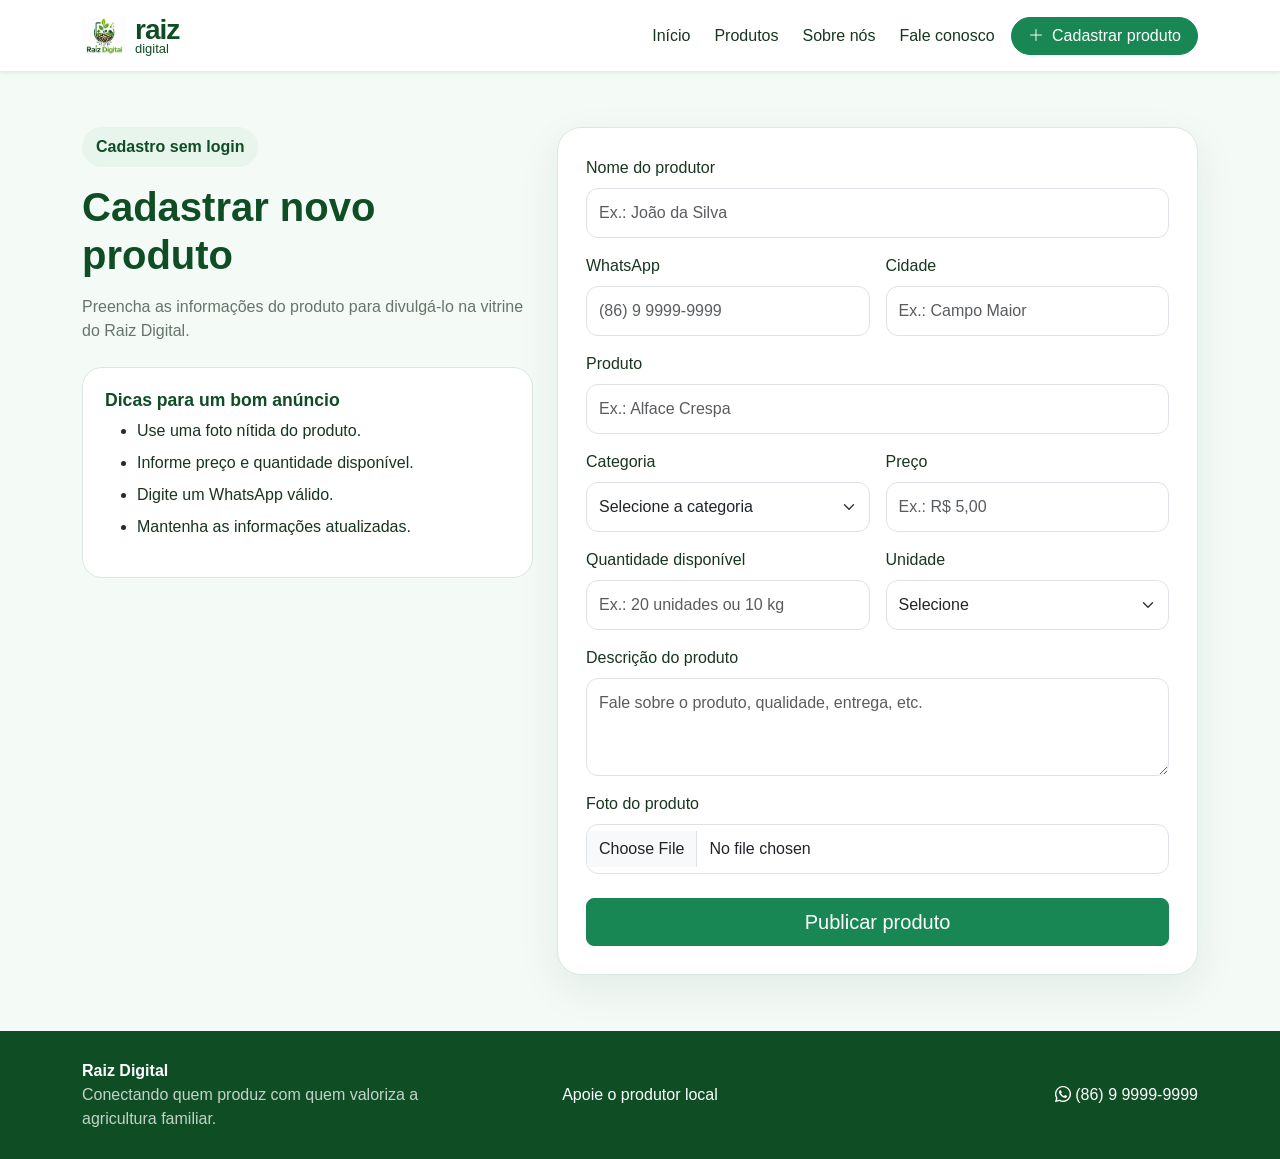
<file: raiz_digital_frontend/cadastro-produto.html>
<!DOCTYPE html>
<html lang="pt-BR">
<head>
  <!--
    CADASTRO-PRODUTO.HTML
    Página separada apenas para cadastrar produto.
    Ela abre quando o usuário clica em "Cadastrar produto".
    Nesta primeira etapa, o cadastro é apenas simulado no frontend.
  -->
  <meta charset="UTF-8">
<meta name="viewport" content="width=device-width, initial-scale=1.0">
<link href="https://cdn.jsdelivr.net/npm/bootstrap@5.3.3/dist/css/bootstrap.min.css" rel="stylesheet">
<link href="https://cdn.jsdelivr.net/npm/bootstrap-icons@1.11.3/font/bootstrap-icons.css" rel="stylesheet">
<link rel="stylesheet" href="css/style.css">
  <title>Cadastrar Produto | Raiz Digital</title>
</head>
<body>
  <header class="sticky-top">
  <nav class="navbar navbar-expand-lg bg-white shadow-sm">
    <div class="container">
      <a class="navbar-brand d-flex align-items-center gap-2" href="index.html">
        <img src="img/logo.png" alt="Logo Raiz Digital" class="logo-img">
        <span class="brand-text">
          <strong>raiz</strong>
          <small>digital</small>
        </span>
      </a>

      <button class="navbar-toggler" type="button" data-bs-toggle="collapse" data-bs-target="#menuPrincipal">
        <span class="navbar-toggler-icon"></span>
      </button>

      <div class="collapse navbar-collapse" id="menuPrincipal">
        <ul class="navbar-nav ms-auto align-items-lg-center gap-lg-2">
          <li class="nav-item"><a class="nav-link" href="index.html">Início</a></li>
          <li class="nav-item"><a class="nav-link" href="index.html#produtos">Produtos</a></li>
          <li class="nav-item"><a class="nav-link" href="sobre.html">Sobre nós</a></li>
          <li class="nav-item"><a class="nav-link" href="#contato">Fale conosco</a></li>
          <li class="nav-item mt-2 mt-lg-0">
            <a class="btn btn-success rounded-pill px-3" href="cadastro-produto.html">
              <i class="bi bi-plus-lg me-1"></i> Cadastrar produto
            </a>
          </li>
        </ul>
      </div>
    </div>
  </nav>
</header>

  <main class="page-section" style="background: var(--green-light);">
    <div class="container">
      <div class="row g-4 align-items-start">
        <div class="col-lg-5">
          <p class="badge-soft">Cadastro sem login</p>
          <h1 class="section-title">Cadastrar novo produto</h1>
          <p class="section-subtitle">
            Preencha as informações do produto para divulgá-lo na vitrine do Raiz Digital.
          </p>

          <div class="info-box">
            <h3>Dicas para um bom anúncio</h3>
            <ul>
              <li>Use uma foto nítida do produto.</li>
              <li>Informe preço e quantidade disponível.</li>
              <li>Digite um WhatsApp válido.</li>
              <li>Mantenha as informações atualizadas.</li>
            </ul>
          </div>
        </div>

        <div class="col-lg-7">
          <form id="formProduto" class="product-form">
            <div class="row g-3">
              <div class="col-12">
                <label class="form-label" for="nomeProdutor">Nome do produtor</label>
                <input id="nomeProdutor" class="form-control" type="text" placeholder="Ex.: João da Silva" required>
              </div>

              <div class="col-md-6">
                <label class="form-label" for="whatsapp">WhatsApp</label>
                <input id="whatsapp" class="form-control" type="tel" placeholder="(86) 9 9999-9999" required>
              </div>

              <div class="col-md-6">
                <label class="form-label" for="cidade">Cidade</label>
                <input id="cidade" class="form-control" type="text" placeholder="Ex.: Campo Maior" required>
              </div>

              <div class="col-12">
                <label class="form-label" for="nomeProduto">Produto</label>
                <input id="nomeProduto" class="form-control" type="text" placeholder="Ex.: Alface Crespa" required>
              </div>

              <div class="col-md-6">
                <label class="form-label" for="categoriaProduto">Categoria</label>
                <select id="categoriaProduto" class="form-select" required>
                  <option value="">Selecione a categoria</option>
                  <option>Frutas</option>
                  <option>Verduras</option>
                  <option>Hortaliças</option>
                  <option>Grãos</option>
                  <option>Temperos</option>
                  <option>Animais</option>
                  <option>Outros</option>
                </select>
              </div>

              <div class="col-md-6">
                <label class="form-label" for="precoProduto">Preço</label>
                <input id="precoProduto" class="form-control" type="text" placeholder="Ex.: R$ 5,00" required>
              </div>

              <div class="col-md-6">
                <label class="form-label" for="quantidadeProduto">Quantidade disponível</label>
                <input id="quantidadeProduto" class="form-control" type="text" placeholder="Ex.: 20 unidades ou 10 kg">
              </div>

              <div class="col-md-6">
                <label class="form-label" for="unidadeProduto">Unidade</label>
                <select id="unidadeProduto" class="form-select">
                  <option value="">Selecione</option>
                  <option>kg</option>
                  <option>unidade</option>
                  <option>maço</option>
                  <option>saco</option>
                  <option>caixa</option>
                  <option>animal</option>
                </select>
              </div>

              <div class="col-12">
                <label class="form-label" for="descricaoProduto">Descrição do produto</label>
                <textarea id="descricaoProduto" class="form-control" rows="3" placeholder="Fale sobre o produto, qualidade, entrega, etc."></textarea>
              </div>

              <div class="col-12">
                <label class="form-label" for="fotoProduto">Foto do produto</label>
                <input id="fotoProduto" class="form-control" type="file" accept="image/*">
              </div>
            </div>

            <button class="btn btn-success btn-lg w-100 mt-4" type="submit">Publicar produto</button>

            <div id="alertaCadastro" class="alert alert-success mt-3 d-none">
              Produto cadastrado com sucesso na simulação do frontend!
            </div>
          </form>
        </div>
      </div>
    </div>
  </main>

  <footer id="contato" class="footer">
  <div class="container">
    <div class="row align-items-center g-3">
      <div class="col-md-4">
        <strong>Raiz Digital</strong>
        <p class="mb-0">Conectando quem produz com quem valoriza a agricultura familiar.</p>
      </div>
      <div class="col-md-4 text-md-center">
        <span><i class="bi bi-leaf"></i> Apoie o produtor local</span>
      </div>
      <div class="col-md-4 text-md-end">
        <a class="footer-link" href="https://wa.me/5586999999999" target="_blank">
          <i class="bi bi-whatsapp"></i> (86) 9 9999-9999
        </a>
      </div>
    </div>
  </div>
</footer>
  <script src="https://cdn.jsdelivr.net/npm/bootstrap@5.3.3/dist/js/bootstrap.bundle.min.js"></script>
  <script src="js/cadastro.js"></script>
</body>
</html>
</file>
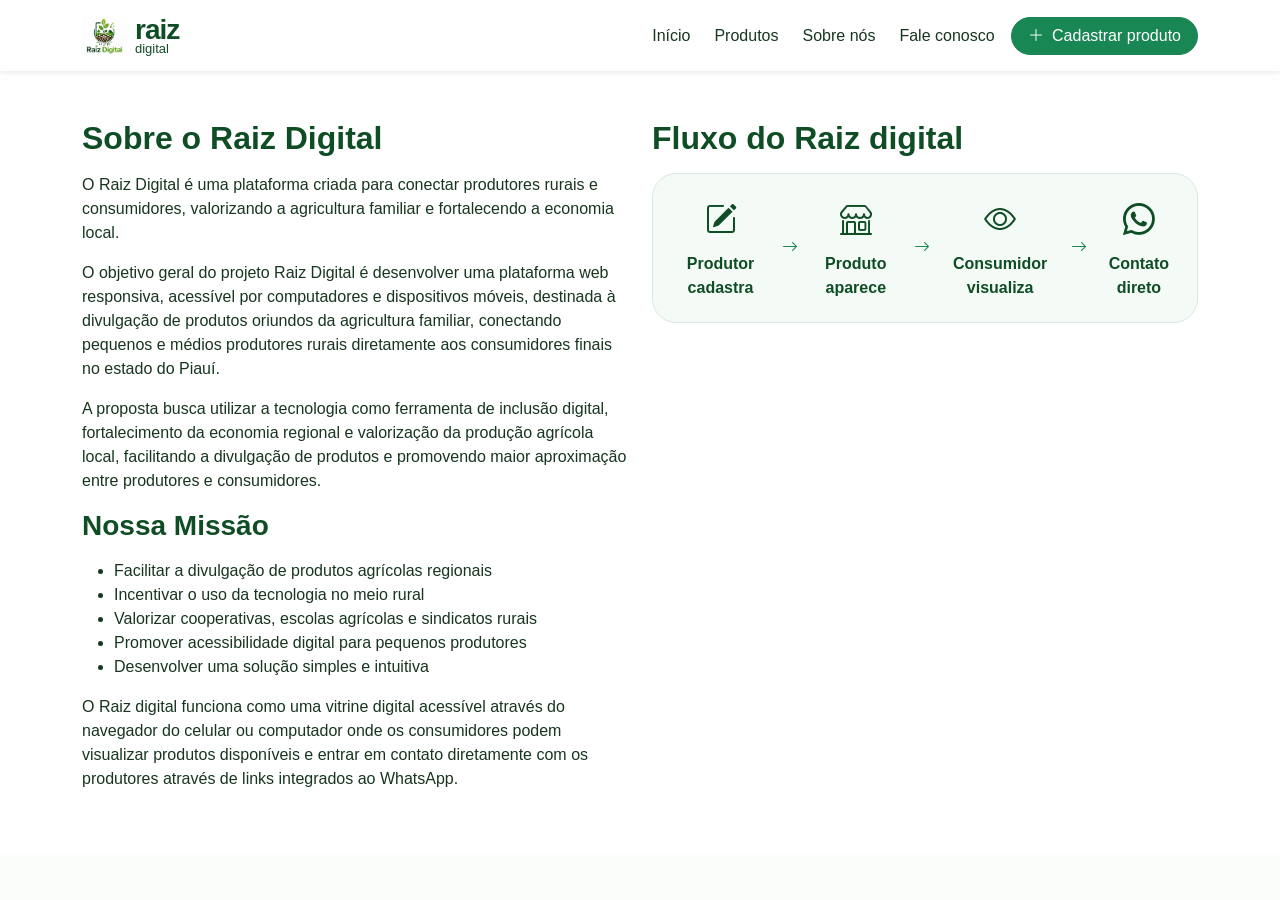
<file: raiz_digital_frontend/sobre.html>
<!DOCTYPE html>
<html lang="pt-BR">
    <head>
        <meta charset="UTF-8">
        <meta name="viewport" content="width=device-width, initial-scale=1.0">
        <link href="https://cdn.jsdelivr.net/npm/bootstrap@5.3.3/dist/css/bootstrap.min.css" rel="stylesheet">
        <link href="https://cdn.jsdelivr.net/npm/bootstrap-icons@1.11.3/font/bootstrap-icons.css" rel="stylesheet">
        <link rel="stylesheet" href="css/style.css">
        <title>Sobre | Raiz Digital</title>
    </head>
<body>
     <header class="sticky-top">
  <nav class="navbar navbar-expand-lg bg-white shadow-sm">
    <div class="container">
      <a class="navbar-brand d-flex align-items-center gap-2" href="index.html">
        <img src="img/logo.png" alt="Logo Raiz Digital" class="logo-img">
        <span class="brand-text">
          <strong>raiz</strong>
          <small>digital</small>
        </span>
      </a>

      <button class="navbar-toggler" type="button" data-bs-toggle="collapse" data-bs-target="#menuPrincipal">
        <span class="navbar-toggler-icon"></span>
      </button>

      <div class="collapse navbar-collapse" id="menuPrincipal">
        <ul class="navbar-nav ms-auto align-items-lg-center gap-lg-2">
          <li class="nav-item"><a class="nav-link" href="index.html">Início</a></li>
          <li class="nav-item"><a class="nav-link" href="index.html#produtos">Produtos</a></li>
          <li class="nav-item"><a class="nav-link" href="sobre.html">Sobre nós</a></li>
          <li class="nav-item"><a class="nav-link" href="#contato">Fale conosco</a></li>
          <li class="nav-item mt-2 mt-lg-0">
            <a class="btn btn-success rounded-pill px-3" href="cadastro-produto.html">
              <i class="bi bi-plus-lg me-1"></i> Cadastrar produto
            </a>
          </li>
        </ul>
      </div>
    </div>
  </nav>
</header>

    <section class="about-section">
      <div class="container">
        <div class="row g-4">
          <div class="col-lg-6">
            <h2 class="section-title">Sobre o Raiz Digital</h2>
            <p>O Raiz Digital é uma plataforma criada para conectar produtores rurais e consumidores, valorizando a agricultura familiar e fortalecendo a economia local.</p>
            <p>
                O objetivo geral do projeto Raiz Digital é desenvolver uma plataforma web 
                responsiva, acessível por computadores e dispositivos móveis, destinada à divulgação de 
                produtos oriundos da agricultura familiar, conectando pequenos e médios produtores rurais 
                diretamente aos consumidores finais no estado do Piauí. 
            </p>
            <p>
                A proposta busca utilizar a tecnologia como ferramenta de inclusão digital, 
                fortalecimento da economia regional e valorização da produção agrícola local, facilitando a 
                divulgação de produtos e promovendo maior aproximação entre produtores e consumidores. 
            </p>
            <h3 class="section-title"> Nossa Missão</h3>
            <ul>
                <li>Facilitar a divulgação de produtos agrícolas regionais</li>
                <li>Incentivar o uso da tecnologia no meio rural</li>
                <li>Valorizar cooperativas, escolas agrícolas e sindicatos rurais</li>
                <li>Promover acessibilidade digital para pequenos produtores</li>
                <li>Desenvolver uma solução simples e intuitiva</li>
            </ul>
            <p>
                O Raiz digital funciona como uma vitrine digital acessível através do navegador do 
                celular ou computador onde os consumidores podem visualizar produtos disponíveis e entrar em 
                contato diretamente com os produtores através de links integrados ao WhatsApp. 
            </p>
        </div>

          <div id="como-funciona" class="col-lg-6">
            <h2 class="section-title">Fluxo do Raiz digital</h2>
            <div class="flow-box">
              <div><i class="bi bi-pencil-square"></i><span>Produtor cadastra</span></div>
              <i class="bi bi-arrow-right"></i>
              <div><i class="bi bi-shop"></i><span>Produto aparece</span></div>
              <i class="bi bi-arrow-right"></i>
              <div><i class="bi bi-eye"></i><span>Consumidor visualiza</span></div>
              <i class="bi bi-arrow-right"></i>
              <div><i class="bi bi-whatsapp"></i><span>Contato direto</span></div>
            </div>
          </div>
        </div>
      </div>
    </section>
      <script src="https://cdn.jsdelivr.net/npm/bootstrap@5.3.3/dist/js/bootstrap.bundle.min.js"></script>
    </body>
</html>
</file>
<file: raiz_digital_frontend/css/style.css>
/*
  Arquivo de estilos compartilhado por todas as páginas
*/

:root {
  --green-dark: #0f4d25;
  --green-main: #198754;
  --green-soft: #e8f5ec;
  --green-light: #f4faf6;
  --text-dark: #17351f;
  --text-muted: #66756b;
  --border-soft: #dce8df;
  --white: #ffffff;
}

html {
  scroll-behavior: smooth;
}

body {
  font-family: Arial, Helvetica, sans-serif;
  color: var(--text-dark);
  background: #fbfdfb;
}
.logo-img {
    width: 45px;
    height: 45px;
    object-fit: contain;
}
.logo-icon {
  width: 42px;
  height: 42px;
  border-radius: 50%;
  background: var(--green-soft);
  color: var(--green-dark);
  display: inline-flex;
  align-items: center;
  justify-content: center;
  font-size: 24px;
}

.brand-text {
  display: flex;
  flex-direction: column;
  line-height: 1;
  color: var(--green-dark);
}

.brand-text strong {
  font-size: 28px;
  letter-spacing: -1px;
}

.brand-text small {
  font-size: 13px;
  margin-top: -2px;
}

.nav-link {
  color: var(--text-dark);
  font-weight: 500;
}

.nav-link:hover {
  color: var(--green-main);
}

.page-section {
  padding: 56px 0;
}

.hero-section {
  padding: 72px 0 50px;
  background: linear-gradient(90deg, rgba(255,255,255,0.96), rgba(232,245,236,0.65));
}

.badge-soft {
  display: inline-block;
  padding: 8px 14px;
  border-radius: 999px;
  background: var(--green-soft);
  color: var(--green-dark);
  font-weight: 700;
  margin-bottom: 16px;
}

.hero-section h1 {
  font-size: clamp(2rem, 5vw, 4rem);
  line-height: 1.05;
  font-weight: 800;
  color: var(--green-dark);
  max-width: 650px;
}

.hero-text {
  color: var(--text-muted);
  font-size: 1.1rem;
  max-width: 540px;
  margin: 20px 0 26px;
}

.search-box {
  max-width: 620px;
  display: flex;
  gap: 10px;
}

.search-box .form-control,
.search-box .btn {
  padding: 13px 16px;
  border-radius: 12px;
}

.hero-image-card {
  border-radius: 24px;
  overflow: hidden;
  box-shadow: 0 20px 60px rgba(15, 77, 37, 0.18);
}

.hero-image-card img {
  width: 100%;
  height: 430px;
  object-fit: cover;
}

.category-section,
.products-section,
.about-section {
  padding: 48px 0;
}

.section-title {
  color: var(--green-dark);
  font-weight: 800;
  margin-bottom: 16px;
}

.section-subtitle {
  color: var(--text-muted);
}

.category-card {
  width: 100%;
  border: 1px solid var(--border-soft);
  border-radius: 18px;
  background: var(--white);
  padding: 24px 12px;
  display: flex;
  flex-direction: column;
  gap: 8px;
  align-items: center;
  color: var(--green-dark);
  transition: 0.2s ease;
}

.category-card i {
  font-size: 28px;
}

.category-card:hover {
  background: var(--green-soft);
  transform: translateY(-3px);
}

.search-small {
  max-width: 320px;
  border-radius: 12px;
}

.product-card {
  background: var(--white);
  border: 1px solid var(--border-soft);
  border-radius: 20px;
  overflow: hidden;
  height: 100%;
  box-shadow: 0 8px 26px rgba(15, 77, 37, 0.08);
  transition: 0.2s ease;
}

.product-card:hover {
  transform: translateY(-4px);
  box-shadow: 0 14px 34px rgba(15, 77, 37, 0.15);
}

.product-card img {
  width: 100%;
  height: 180px;
  object-fit: cover;
}

.product-card-body {
  padding: 16px;
}

.product-card-body h3 {
  font-size: 1.15rem;
  font-weight: 800;
  margin-bottom: 8px;
}

.product-card-body p {
  color: var(--text-muted);
  margin-bottom: 8px;
}

.product-card-body strong {
  color: var(--green-dark);
}

.details-image img {
  width: 100%;
  height: 430px;
  object-fit: cover;
  border-radius: 22px;
  box-shadow: 0 12px 34px rgba(15, 77, 37, 0.14);
}

.details-card,
.producer-card {
  background: var(--white);
  border: 1px solid var(--border-soft);
  border-radius: 22px;
  padding: 28px;
  box-shadow: 0 12px 34px rgba(15, 77, 37, 0.08);
}

.details-card h1 {
  font-size: 2rem;
  color: var(--green-dark);
  font-weight: 800;
}

.details-card h2 {
  color: var(--green-main);
  font-weight: 900;
  margin: 20px 0;
}

.product-benefits {
  list-style: none;
  padding: 0;
  margin: 20px 0;
}

.product-benefits i {
  color: var(--green-main);
  margin-right: 6px;
}

.product-form {
  background: var(--white);
  border: 1px solid var(--border-soft);
  border-radius: 24px;
  padding: 28px;
  box-shadow: 0 14px 40px rgba(15, 77, 37, 0.08);
}

.product-form .form-control,
.product-form .form-select {
  border-radius: 12px;
  padding: 12px;
}

.info-box {
  background: var(--white);
  border: 1px solid var(--border-soft);
  border-radius: 20px;
  padding: 22px;
  margin-top: 24px;
}

.info-box h3 {
  font-size: 1.1rem;
  color: var(--green-dark);
  font-weight: 800;
}

.info-box li {
  margin-bottom: 8px;
}

.about-section {
  background: var(--white);
}

.flow-box {
  display: flex;
  align-items: center;
  justify-content: space-between;
  gap: 16px;
  background: var(--green-light);
  border: 1px solid var(--border-soft);
  padding: 22px;
  border-radius: 24px;
}

.flow-box div {
  text-align: center;
  color: var(--green-dark);
  font-weight: 700;
}

.flow-box div i {
  display: block;
  font-size: 32px;
  margin-bottom: 8px;
}

.flow-box > i {
  color: var(--green-main);
}

.footer {
  background: var(--green-dark);
  color: var(--white);
  padding: 28px 0;
}

.footer p {
  color: rgba(255,255,255,0.75);
}

.footer-link {
  color: var(--white);
  text-decoration: none;
}

.footer-link:hover {
  color: #c7f0d1;
}

@media (max-width: 768px) {
  .hero-section {
    padding: 46px 0 32px;
  }

  .search-box {
    flex-direction: column;
  }

  .hero-image-card img,
  .details-image img {
    height: 280px;
  }

  .category-section,
  .products-section,
  .about-section,
  .page-section {
    padding: 34px 0;
  }

  .flow-box {
    flex-direction: column;
  }

  .flow-box > i {
    transform: rotate(90deg);
  }

  .product-form,
  .details-card,
  .producer-card {
    padding: 20px;
  }
}
</file>
